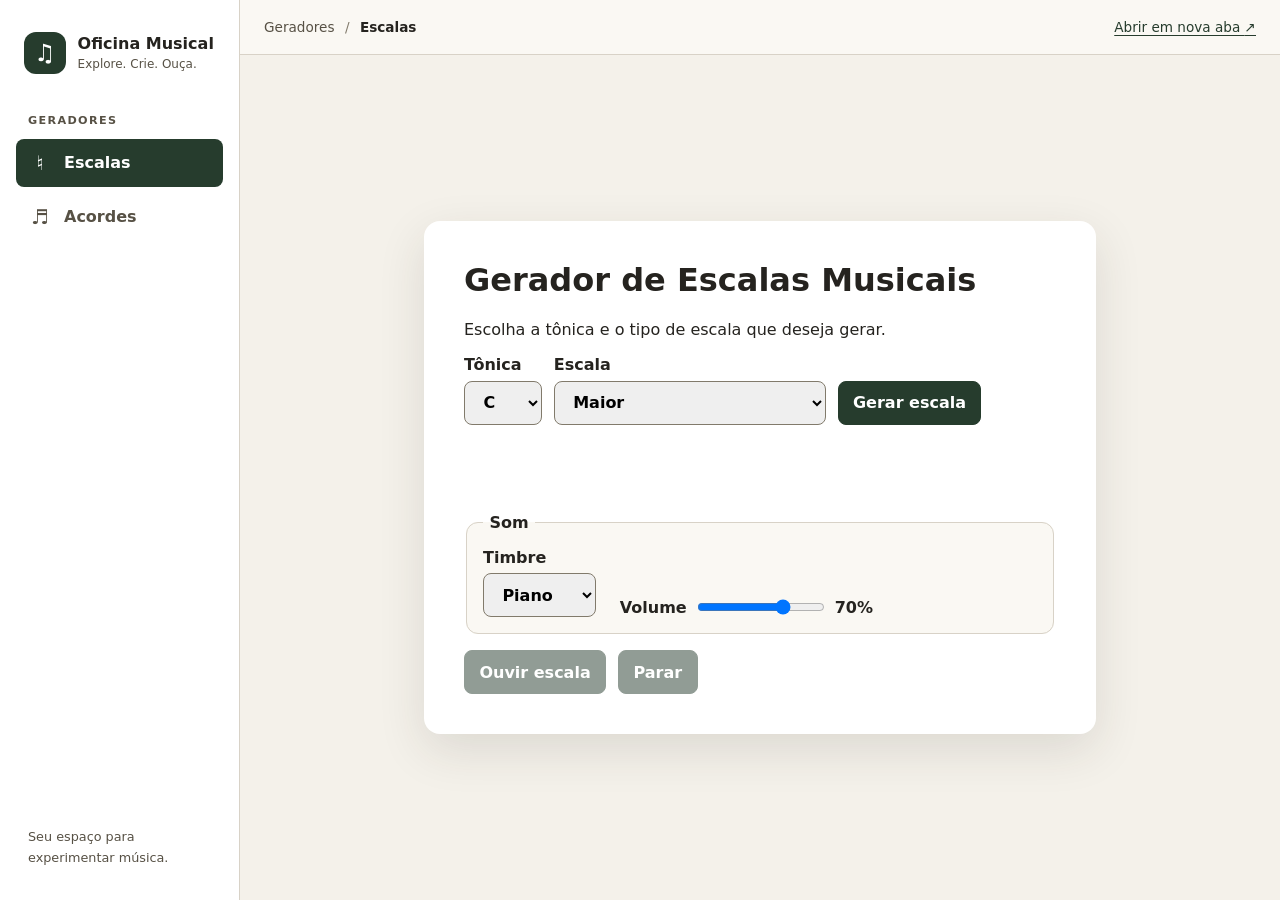
<file: index.html>
<!doctype html>
<html lang="pt-BR">
<head>
    <meta charset="UTF-8">
    <meta name="viewport" content="width=device-width, initial-scale=1">
    <title>Escalas · Oficina Musical</title>
    <link rel="stylesheet" href="./app.css">
    <script src="./app.js" defer></script>
</head>
<body>
    <a class="pular-menu" href="#conteudo">Ir para o gerador</a>
    <aside class="menu-lateral" aria-label="Aplicativos musicais">
        <div class="marca">
            <span class="marca-simbolo" aria-hidden="true">♫</span>
            <div><strong>Oficina Musical</strong><span>Explore. Crie. Ouça.</span></div>
        </div>
        <nav aria-label="Menu principal" id="menu-aplicativos">
            <h2>Geradores</h2>
            <a class="item-menu" href="#escalas" data-aplicativo="escalas" aria-current="page">
                <span class="item-simbolo" aria-hidden="true">♮</span>
                <span>Escalas</span>
            </a>
            <a class="item-menu" href="#acordes" data-aplicativo="acordes">
                <span class="item-simbolo" aria-hidden="true">♬</span>
                <span>Acordes</span>
            </a>
        </nav>
        <p class="nota-menu">Seu espaço para experimentar música.</p>
    </aside>
    <main id="conteudo" tabindex="-1">
        <header class="barra-aplicativo">
            <p><span id="categoria-atual">Geradores</span><span class="separador" aria-hidden="true">/</span><strong id="nome-atual">Escalas</strong></p>
            <a id="abrir-aplicativo" href="./music-scale-generator/index.html" target="_blank" rel="noopener" aria-label="Abrir Escalas em uma nova aba">Abrir em nova aba <span aria-hidden="true">↗</span></a>
        </header>
        <iframe id="aplicativo" name="aplicativo" src="./music-scale-generator/index.html" title="Gerador de escalas musicais"></iframe>
    </main>
</body>
</html>
</file>
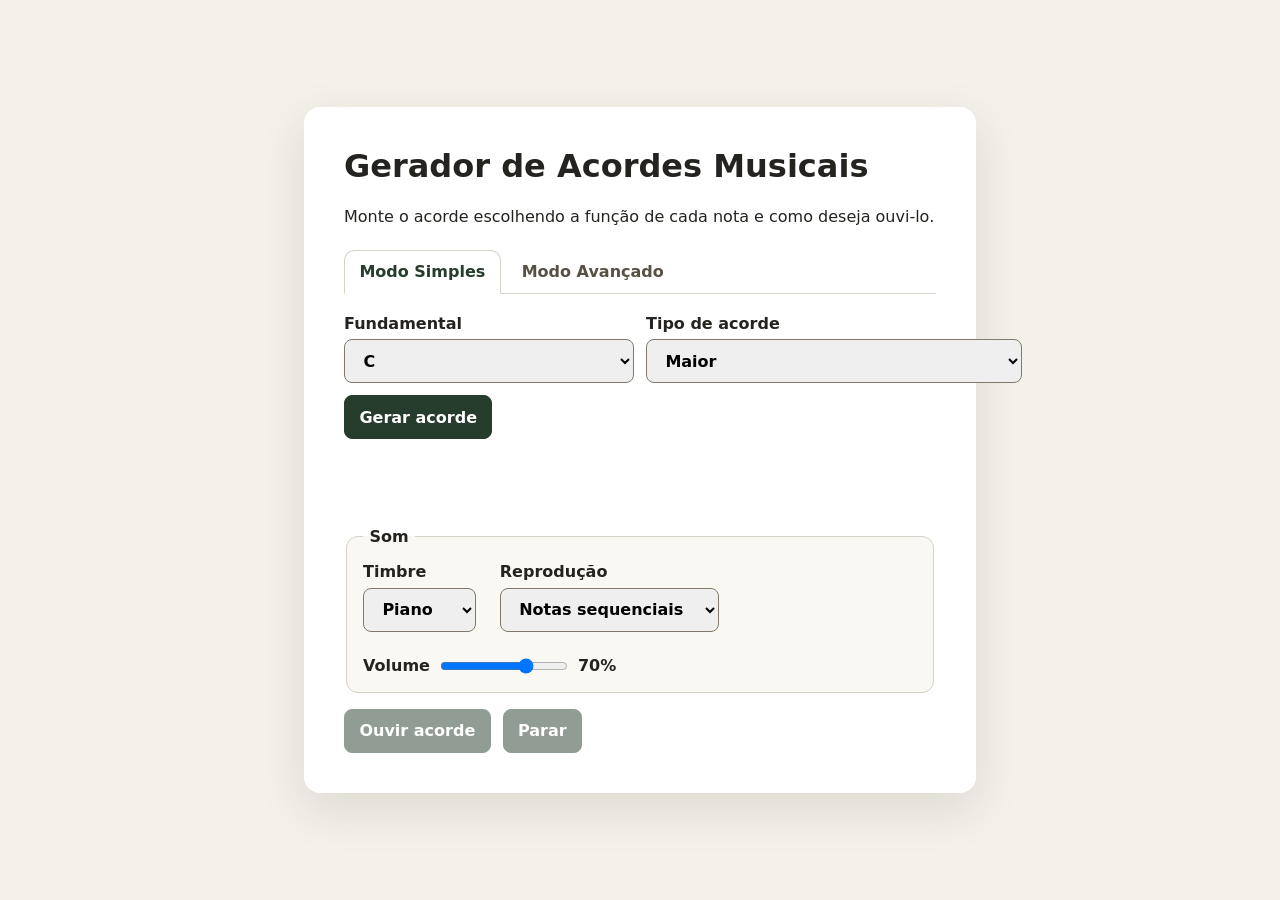
<file: music-chord-generator/index.html>
<!doctype html>
<html lang="pt-BR">
<head>
    <meta charset="UTF-8">
    <meta name="viewport" content="width=device-width, initial-scale=1">
    <title>Gerador de Acordes Musicais</title>
    <style>
        :root {
            color-scheme: light;
            font-family: system-ui, sans-serif;
            background: #f4f1ea;
            color: #25231f;
        }

        body {
            min-height: 100vh;
            margin: 0;
            display: grid;
            place-items: center;
        }

        main {
            width: min(42rem, calc(100% - 2rem));
            box-sizing: border-box;
            padding: 2.5rem;
            border-radius: 1rem;
            background: #fff;
            box-shadow: 0 1rem 3rem rgb(49 43 31 / 12%);
        }

        h1 {
            margin-top: 0;
        }

        form {
            display: grid;
            gap: 0.75rem;
        }

        .abas-modo {
            display: flex;
            gap: 0.35rem;
            margin-top: 1.5rem;
            border-bottom: 1px solid #d8d2c7;
        }

        .aba-modo {
            min-height: 2.75rem;
            margin-bottom: -1px;
            border-color: transparent;
            border-bottom-color: #d8d2c7;
            border-radius: 0.65rem 0.65rem 0 0;
            background: transparent;
            color: #575145;
        }

        .aba-modo:hover {
            background: #f4f1ea;
        }

        .aba-modo[aria-selected="true"] {
            border-color: #d8d2c7;
            border-bottom-color: #fff;
            background: #fff;
            color: #263c2d;
        }

        .aba-modo:focus-visible {
            outline: 3px solid rgb(38 60 45 / 25%);
            outline-offset: 2px;
        }

        .painel-modo {
            padding-top: 1.25rem;
        }

        .painel-modo[hidden] {
            display: none;
        }

        .formulario-simples {
            display: grid;
            grid-template-columns: repeat(auto-fit, minmax(12rem, 1fr));
            gap: 0.75rem;
            align-items: end;
        }

        .formulario-simples button {
            justify-self: start;
        }

        .construtor-acorde {
            display: grid;
            grid-template-columns: repeat(auto-fit, minmax(13rem, 1fr));
            gap: 0.75rem;
        }

        .grupo-notas {
            margin: 0;
            padding: 0.8rem;
            border: 1px solid #d8d2c7;
            border-radius: 0.75rem;
        }

        .grupo-notas legend {
            padding: 0 0.35rem;
            font-weight: 700;
        }

        .grupo-notas label {
            display: flex;
            grid-template-columns: none;
            gap: 0.45rem;
            align-items: center;
            margin: 0.35rem 0;
            font-weight: 400;
        }

        form > button {
            justify-self: start;
        }

        label {
            display: grid;
            gap: 0.4rem;
            font-weight: 600;
        }

        select,
        button {
            min-height: 2.75rem;
            padding: 0.6rem 0.9rem;
            border: 1px solid #817a6b;
            border-radius: 0.5rem;
            font: inherit;
        }

        button {
            cursor: pointer;
            border-color: #263c2d;
            background: #263c2d;
            color: #fff;
            font-weight: 700;
        }

        #resultado {
            min-height: 2rem;
            margin-top: 2rem;
            font-size: clamp(1.1rem, 4vw, 1.5rem);
            font-weight: 700;
            line-height: 1.6;
        }

        .controles-audio {
            display: flex;
            gap: 0.75rem;
            margin-top: 1rem;
            align-items: center;
            flex-wrap: wrap;
        }

        .configuracoes-som {
            margin-top: 1.5rem;
            padding: 1rem;
            border: 1px solid #d8d2c7;
            border-radius: 0.75rem;
            background: #faf8f3;
        }

        .configuracoes-som legend {
            padding: 0 0.4rem;
            font-weight: 700;
        }

        .opcoes-som {
            display: flex;
            gap: 1.5rem;
            align-items: end;
            flex-wrap: wrap;
        }

        .controle-volume {
            display: flex;
            gap: 0.5rem;
            align-items: center;
            font-weight: 600;
        }

        #volume {
            width: 8rem;
        }

        button:disabled {
            cursor: not-allowed;
            opacity: 0.5;
        }

        .erro {
            color: #a12222;
        }
    </style>
</head>
<body>
<main>
    <h1>Gerador de Acordes Musicais</h1>
    <p>Monte o acorde escolhendo a função de cada nota e como deseja ouvi-lo.</p>

    <div class="abas-modo" role="tablist" aria-label="Modo de formação do acorde">
        <button
            id="aba-simples"
            class="aba-modo"
            type="button"
            role="tab"
            aria-selected="true"
            aria-controls="painel-simples"
        >Modo Simples</button>
        <button
            id="aba-avancado"
            class="aba-modo"
            type="button"
            role="tab"
            aria-selected="false"
            aria-controls="painel-avancado"
            tabindex="-1"
        >Modo Avançado</button>
    </div>

    <section
        id="painel-simples"
        class="painel-modo"
        role="tabpanel"
        aria-labelledby="aba-simples"
    >
        <form id="formulario-simples" class="formulario-simples">
            <label for="fundamental-simples">
                Fundamental
                <select id="fundamental-simples" name="tonica">
                    <option>C</option><option>C#</option><option>Cb</option>
                    <option>D</option><option>D#</option><option>Db</option>
                    <option>E</option><option>E#</option><option>Eb</option>
                    <option>F</option><option>F#</option><option>Fb</option>
                    <option>G</option><option>G#</option><option>Gb</option>
                    <option>A</option><option>A#</option><option>Ab</option>
                    <option>B</option><option>B#</option><option>Bb</option>
                </select>
            </label>
            <label for="tipo-acorde-simples">
                Tipo de acorde
                <select id="tipo-acorde-simples" name="tipo">
                    <option value="maior">Maior</option>
                    <option value="menor">Menor (m)</option>
                    <option value="diminuto">Diminuto (dim)</option>
                    <option value="aumentado">Aumentado (aug)</option>
                    <option value="sus2">Suspenso 2 (sus2)</option>
                    <option value="sus4">Suspenso 4 (sus4)</option>
                    <option value="sexta">Maior com 6ª (6)</option>
                    <option value="menor-sexta">Menor com 6ª (m6)</option>
                    <option value="maior-setima">Maior com 7ª maior (maj7)</option>
                    <option value="setima">Dominante com 7ª (7)</option>
                    <option value="menor-setima">Menor com 7ª (m7)</option>
                    <option value="meio-diminuto">Meio-diminuto (m7♭5)</option>
                    <option value="diminuto-setima">Diminuto com 7ª (dim7)</option>
                    <option value="add9">Maior com 9ª adicionada (add9)</option>
                    <option value="menor-add9">Menor com 9ª adicionada (madd9)</option>
                    <option value="maior-nona">Maior com 9ª (maj9)</option>
                    <option value="nona">Dominante com 9ª (9)</option>
                    <option value="menor-nona">Menor com 9ª (m9)</option>
                    <option value="setima-nona-menor">Dominante com 9ª menor (7♭9)</option>
                    <option value="setima-nona-aumentada">Dominante com 9ª aumentada (7♯9)</option>
                </select>
            </label>
            <button type="submit">Gerar acorde</button>
        </form>
    </section>

    <section
        id="painel-avancado"
        class="painel-modo"
        role="tabpanel"
        aria-labelledby="aba-avancado"
        hidden
    >
    <form id="formulario">
        <label for="tonica">
            Fundamental
            <select id="tonica" name="tonica">
                <option>C</option>
                <option>C#</option>
                <option>Cb</option>
                <option>D</option>
                <option>D#</option>
                <option>Db</option>
                <option>E</option>
                <option>E#</option>
                <option>Eb</option>
                <option>F</option>
                <option>F#</option>
                <option>Fb</option>
                <option>G</option>
                <option>G#</option>
                <option>Gb</option>
                <option>A</option>
                <option>A#</option>
                <option>Ab</option>
                <option>B</option>
                <option>B#</option>
                <option>Bb</option>
            </select>
        </label>
        <div class="construtor-acorde">
            <fieldset class="grupo-notas">
                <legend>Terça / suspensão</legend>
                <label><input type="radio" name="terca" value="maior" checked> Maior (3)</label>
                <label><input type="radio" name="terca" value="menor"> Menor (b3)</label>
                <label><input type="radio" name="terca" value="sus2"> Suspensa 2 (sus2)</label>
                <label><input type="radio" name="terca" value="sus4"> Suspensa 4 (sus4)</label>
                <label><input type="radio" name="terca" value="omitida"> Não incluir</label>
            </fieldset>

            <fieldset class="grupo-notas">
                <legend>Quinta</legend>
                <label><input type="radio" name="quinta" value="diminuta"> Diminuta (b5)</label>
                <label><input type="radio" name="quinta" value="justa" checked> Justa (5)</label>
                <label><input type="radio" name="quinta" value="aumentada"> Aumentada (#5)</label>
                <label><input type="radio" name="quinta" value="omitida"> Não incluir</label>
            </fieldset>

            <fieldset class="grupo-notas">
                <legend>Sexta / décima terceira</legend>
                <label><input type="radio" name="sexta" value="omitida" checked> Não incluir</label>
                <label><input type="radio" name="sexta" value="menor"> Sexta menor (b6)</label>
                <label><input type="radio" name="sexta" value="maior"> Sexta maior (6)</label>
                <label><input type="radio" name="sexta" value="b13"> Décima terceira menor (b13)</label>
                <label><input type="radio" name="sexta" value="13"> Décima terceira maior (13)</label>
            </fieldset>

            <fieldset class="grupo-notas">
                <legend>Sétima</legend>
                <label><input type="radio" name="setima" value="omitida" checked> Não incluir</label>
                <label><input type="radio" name="setima" value="diminuta"> Diminuta (bb7)</label>
                <label><input type="radio" name="setima" value="menor"> Menor (b7)</label>
                <label><input type="radio" name="setima" value="maior"> Maior (7M)</label>
            </fieldset>

            <fieldset class="grupo-notas">
                <legend>Nona</legend>
                <label><input type="radio" name="nona" value="omitida" checked> Não incluir</label>
                <label><input type="radio" name="nona" value="menor"> Menor (b9)</label>
                <label><input type="radio" name="nona" value="maior"> Maior (9)</label>
                <label><input type="radio" name="nona" value="aumentada"> Aumentada (#9)</label>
            </fieldset>

            <fieldset class="grupo-notas">
                <legend>Décima primeira</legend>
                <label><input type="radio" name="decimaPrimeira" value="omitida" checked> Não incluir</label>
                <label><input type="radio" name="decimaPrimeira" value="justa"> Justa (11)</label>
                <label><input type="radio" name="decimaPrimeira" value="aumentada"> Aumentada (#11)</label>
            </fieldset>

            <fieldset class="grupo-notas">
                <legend>Fundamental / inversão</legend>
                <label><input type="radio" name="baixo" value="fundamental" checked> Fundamental no baixo</label>
                <label><input type="radio" name="baixo" value="terca"> Terça ou suspensão</label>
                <label><input type="radio" name="baixo" value="quinta"> Quinta</label>
                <label><input type="radio" name="baixo" value="sexta"> Sexta ou 13ª</label>
                <label><input type="radio" name="baixo" value="setima"> Sétima</label>
                <label><input type="radio" name="baixo" value="nona"> Nona</label>
                <label><input type="radio" name="baixo" value="decima-primeira"> Décima primeira</label>
            </fieldset>
        </div>
        <button type="submit">Gerar acorde</button>
    </form>
    </section>

    <div id="resultado" role="status" aria-live="polite"></div>

    <fieldset class="configuracoes-som">
        <legend>Som</legend>
        <div class="opcoes-som">
            <label for="timbre">
                Timbre
                <select id="timbre" name="timbre">
                    <option value="piano">Piano</option>
                    <option value="violino">Violino</option>
                </select>
            </label>
            <label for="modo-reproducao">
                Reprodução
                <select id="modo-reproducao" name="modoReproducao">
                    <option value="sequencial">Notas sequenciais</option>
                    <option value="simultaneo">Notas simultâneas</option>
                </select>
            </label>
            <label class="controle-volume" for="volume">
                Volume
                <input
                    id="volume"
                    type="range"
                    min="0"
                    max="100"
                    value="70"
                    step="1"
                >
                <output id="valor-volume" for="volume">70%</output>
            </label>
        </div>
    </fieldset>

    <div class="controles-audio" aria-label="Controles de reprodução">
        <button id="ouvir" type="button" disabled>Ouvir acorde</button>
        <button id="parar" type="button" disabled>Parar</button>
    </div>
</main>

<script src="./acordes.js"></script>
<script>
    class ReprodutorMusical {
        #contexto;
        #ganhoMestre;
        #volume = 0.7;
        #fontesAtivas = [];

        async iniciarContexto() {
            if (!this.#contexto) {
                this.#contexto = new AudioContext();
                this.#ganhoMestre = this.#contexto.createGain();
                this.#ganhoMestre.gain.value = this.#volume;
                this.#ganhoMestre.connect(this.#contexto.destination);
            }

            if (this.#contexto.state === 'suspended') {
                await this.#contexto.resume();
            }
        }

        definirVolume(volume) {
            this.#volume = Math.min(1, Math.max(0, volume));

            if (this.#ganhoMestre) {
                this.#ganhoMestre.gain.setTargetAtTime(
                    this.#volume,
                    this.#contexto.currentTime,
                    0.01
                );
            }
        }

        async reproduzirSequencia(notas, timbre, duracaoNota = 0.65) {
            await this.iniciarContexto();
            this.parar();

            const inicio = this.#contexto.currentTime;

            notas.forEach((nota, indice) => {
                const instante = inicio + indice * duracaoNota;
                this.#agendarNota(nota.frequencia, instante, duracaoNota * 0.92, timbre);
            });

            return notas.length * duracaoNota;
        }

        async reproduzirSimultaneamente(notas, timbre, duracao = 1.5) {
            await this.iniciarContexto();
            this.parar();

            const inicio = this.#contexto.currentTime;

            notas.forEach((nota) => {
                this.#agendarNota(nota.frequencia, inicio, duracao, timbre);
            });

            return duracao;
        }

        parar() {
            this.#fontesAtivas.forEach((fonte) => {
                try {
                    fonte.stop();
                } catch {
                    // A fonte pode já ter terminado.
                }
            });

            this.#fontesAtivas = [];
        }

        #agendarNota(frequencia, inicio, duracao, timbre = 'piano') {
            if (timbre === 'violino') {
                this.#agendarViolino(frequencia, inicio, duracao);
                return;
            }

            this.#agendarPiano(frequencia, inicio, duracao);
        }

        #agendarPiano(frequencia, inicio, duracao) {
            // Vários parciais e decaimentos diferentes aproximam a riqueza de uma corda percutida.
            const harmonicos = [
                { multiplo: 1, ganho: 0.22, decaimento: 1 },
                { multiplo: 2.01, ganho: 0.10, decaimento: 0.72 },
                { multiplo: 3.03, ganho: 0.055, decaimento: 0.48 },
                { multiplo: 4.08, ganho: 0.025, decaimento: 0.34 }
            ];

            harmonicos.forEach(({ multiplo, ganho, decaimento }) => {
                const oscilador = this.#contexto.createOscillator();
                const envelope = this.#contexto.createGain();
                const fim = inicio + duracao;

                oscilador.type = 'sine';
                oscilador.frequency.setValueAtTime(frequencia * multiplo, inicio);
                envelope.gain.setValueAtTime(0.0001, inicio);
                envelope.gain.exponentialRampToValueAtTime(ganho, inicio + 0.008);
                envelope.gain.exponentialRampToValueAtTime(
                    Math.max(0.0001, ganho * 0.12),
                    inicio + duracao * decaimento
                );
                envelope.gain.exponentialRampToValueAtTime(0.0001, fim);

                oscilador.connect(envelope);
                envelope.connect(this.#ganhoMestre);
                this.#iniciarFonte(oscilador, envelope, inicio, fim);
            });
        }

        #agendarViolino(frequencia, inicio, duracao) {
            const oscilador = this.#contexto.createOscillator();
            const vibrato = this.#contexto.createOscillator();
            const intensidadeVibrato = this.#contexto.createGain();
            const envelope = this.#contexto.createGain();
            const fim = inicio + duracao;

            oscilador.type = 'sawtooth';
            oscilador.frequency.setValueAtTime(frequencia, inicio);
            vibrato.frequency.setValueAtTime(5.4, inicio);
            intensidadeVibrato.gain.setValueAtTime(0, inicio);
            intensidadeVibrato.gain.linearRampToValueAtTime(frequencia * 0.006, inicio + 0.18);
            envelope.gain.setValueAtTime(0.0001, inicio);
            envelope.gain.linearRampToValueAtTime(0.075, inicio + 0.09);
            envelope.gain.setValueAtTime(0.075, Math.max(inicio + 0.09, fim - 0.1));
            envelope.gain.exponentialRampToValueAtTime(0.0001, fim);

            vibrato.connect(intensidadeVibrato);
            intensidadeVibrato.connect(oscilador.frequency);
            oscilador.connect(envelope);
            envelope.connect(this.#ganhoMestre);

            this.#iniciarFonte(oscilador, envelope, inicio, fim);
            this.#iniciarFonte(vibrato, intensidadeVibrato, inicio, fim);
        }

        #iniciarFonte(fonte, noSaida, inicio, fim) {
            fonte.addEventListener('ended', () => {
                fonte.disconnect();
                noSaida.disconnect();
                this.#fontesAtivas = this.#fontesAtivas.filter(
                    (fonteAtiva) => fonteAtiva !== fonte
                );
            });

            this.#fontesAtivas.push(fonte);
            fonte.start(inicio);
            fonte.stop(fim);
        }

    }

    const formulario = document.querySelector('#formulario');
    const formularioSimples = document.querySelector('#formulario-simples');
    const abasModo = [...document.querySelectorAll('[role="tab"]')];
    const tonica = document.querySelector('#tonica');
    const resultado = document.querySelector('#resultado');
    const seletorTimbre = document.querySelector('#timbre');
    const seletorModoReproducao = document.querySelector('#modo-reproducao');
    const botaoOuvir = document.querySelector('#ouvir');
    const botaoParar = document.querySelector('#parar');
    const controleVolume = document.querySelector('#volume');
    const valorVolume = document.querySelector('#valor-volume');
    const reprodutor = new ReprodutorMusical();

    let notasAtuais = [];
    let temporizadorReproducao;

    const configuracoesSimples = {
        maior: { terca: 'maior', quinta: 'justa' },
        menor: { terca: 'menor', quinta: 'justa' },
        diminuto: { terca: 'menor', quinta: 'diminuta' },
        aumentado: { terca: 'maior', quinta: 'aumentada' },
        sus2: { terca: 'sus2', quinta: 'justa' },
        sus4: { terca: 'sus4', quinta: 'justa' },
        sexta: { terca: 'maior', quinta: 'justa', sexta: 'maior' },
        'menor-sexta': { terca: 'menor', quinta: 'justa', sexta: 'maior' },
        'maior-setima': { terca: 'maior', quinta: 'justa', setima: 'maior' },
        setima: { terca: 'maior', quinta: 'justa', setima: 'menor' },
        'menor-setima': { terca: 'menor', quinta: 'justa', setima: 'menor' },
        'meio-diminuto': { terca: 'menor', quinta: 'diminuta', setima: 'menor' },
        'diminuto-setima': { terca: 'menor', quinta: 'diminuta', setima: 'diminuta' },
        add9: { terca: 'maior', quinta: 'justa', nona: 'maior' },
        'menor-add9': { terca: 'menor', quinta: 'justa', nona: 'maior' },
        'maior-nona': { terca: 'maior', quinta: 'justa', setima: 'maior', nona: 'maior' },
        nona: { terca: 'maior', quinta: 'justa', setima: 'menor', nona: 'maior' },
        'menor-nona': { terca: 'menor', quinta: 'justa', setima: 'menor', nona: 'maior' },
        'setima-nona-menor': { terca: 'maior', quinta: 'justa', setima: 'menor', nona: 'menor' },
        'setima-nona-aumentada': { terca: 'maior', quinta: 'justa', setima: 'menor', nona: 'aumentada' }
    };

    function selecionarAba(abaSelecionada) {
        abasModo.forEach((aba) => {
            const selecionada = aba === abaSelecionada;
            const painel = document.querySelector(`#${aba.getAttribute('aria-controls')}`);

            aba.setAttribute('aria-selected', String(selecionada));
            aba.tabIndex = selecionada ? 0 : -1;
            painel.hidden = !selecionada;
        });
    }

    abasModo.forEach((aba, indice) => {
        aba.addEventListener('click', () => selecionarAba(aba));
        aba.addEventListener('keydown', (evento) => {
            if (!['ArrowLeft', 'ArrowRight'].includes(evento.key)) {
                return;
            }

            evento.preventDefault();
            const deslocamento = evento.key === 'ArrowRight' ? 1 : -1;
            const proximoIndice = (indice + deslocamento + abasModo.length) % abasModo.length;
            selecionarAba(abasModo[proximoIndice]);
            abasModo[proximoIndice].focus();
        });
    });

    function atualizarInversoesDisponiveis() {
        const componentes = {
            terca: 'terca',
            quinta: 'quinta',
            sexta: 'sexta',
            setima: 'setima',
            nona: 'nona',
            'decima-primeira': 'decimaPrimeira'
        };

        Object.entries(componentes).forEach(([baixo, grupo]) => {
            const escolha = formulario.querySelector(`input[name="${grupo}"]:checked`);
            const inversao = formulario.querySelector(`input[name="baixo"][value="${baixo}"]`);
            inversao.disabled = escolha.value === 'omitida';
            if (inversao.disabled && inversao.checked) {
                formulario.querySelector('input[name="baixo"][value="fundamental"]').checked = true;
            }
        });
    }

    formulario.addEventListener('change', atualizarInversoesDisponiveis);
    atualizarInversoesDisponiveis();

    controleVolume.addEventListener('input', () => {
        const percentual = Number(controleVolume.value);
        valorVolume.value = `${percentual}%`;
        reprodutor.definirVolume(percentual / 100);
    });

    function gerarAcorde(parametros) {
        reprodutor.parar();
        clearTimeout(temporizadorReproducao);

        notasAtuais = [];
        botaoOuvir.disabled = true;
        botaoOuvir.textContent = 'Ouvir acorde';
        botaoParar.disabled = true;
        resultado.classList.remove('erro');
        resultado.textContent = 'Gerando…';

        try {
            const acorde = Acordes.gerar(parametros);
            notasAtuais = acorde.notas;
            resultado.textContent = `${acorde.cifra}: ${notasAtuais
                .map((nota) => nota.nome)
                .join(' - ')}`;
            botaoOuvir.disabled = false;
        } catch (erro) {
            resultado.classList.add('erro');
            resultado.textContent = erro.message;
        }
    }

    formulario.addEventListener('submit', (evento) => {
        evento.preventDefault();
        gerarAcorde(Object.fromEntries(new FormData(formulario)));
    });

    formularioSimples.addEventListener('submit', (evento) => {
        evento.preventDefault();
        const dados = new FormData(formularioSimples);
        const tipo = dados.get('tipo');
        const parametros = {
            tonica: dados.get('tonica'),
            ...configuracoesSimples[tipo]
        };
        gerarAcorde(parametros);
    });

    botaoOuvir.addEventListener('click', async () => {
        if (notasAtuais.length === 0) {
            return;
        }

        clearTimeout(temporizadorReproducao);
        botaoOuvir.disabled = true;
        botaoOuvir.textContent = 'Tocando…';
        botaoParar.disabled = false;

        try {
            const simultaneo = seletorModoReproducao.value === 'simultaneo';
            const duracao = simultaneo
                ? await reprodutor.reproduzirSimultaneamente(
                    notasAtuais,
                    seletorTimbre.value
                )
                : await reprodutor.reproduzirSequencia(
                    notasAtuais,
                    seletorTimbre.value
                );

            temporizadorReproducao = setTimeout(() => {
                botaoOuvir.disabled = false;
                botaoOuvir.textContent = 'Ouvir novamente';
                botaoParar.disabled = true;
            }, duracao * 1000);
        } catch {
            botaoOuvir.disabled = false;
            botaoOuvir.textContent = 'Ouvir acorde';
            botaoParar.disabled = true;
            resultado.classList.add('erro');
            resultado.textContent = 'Não foi possível reproduzir o acorde.';
        }
    });

    botaoParar.addEventListener('click', () => {
        clearTimeout(temporizadorReproducao);
        reprodutor.parar();
        botaoOuvir.disabled = false;
        botaoOuvir.textContent = 'Ouvir novamente';
        botaoParar.disabled = true;
    });
</script>
</body>
</html>
</file>
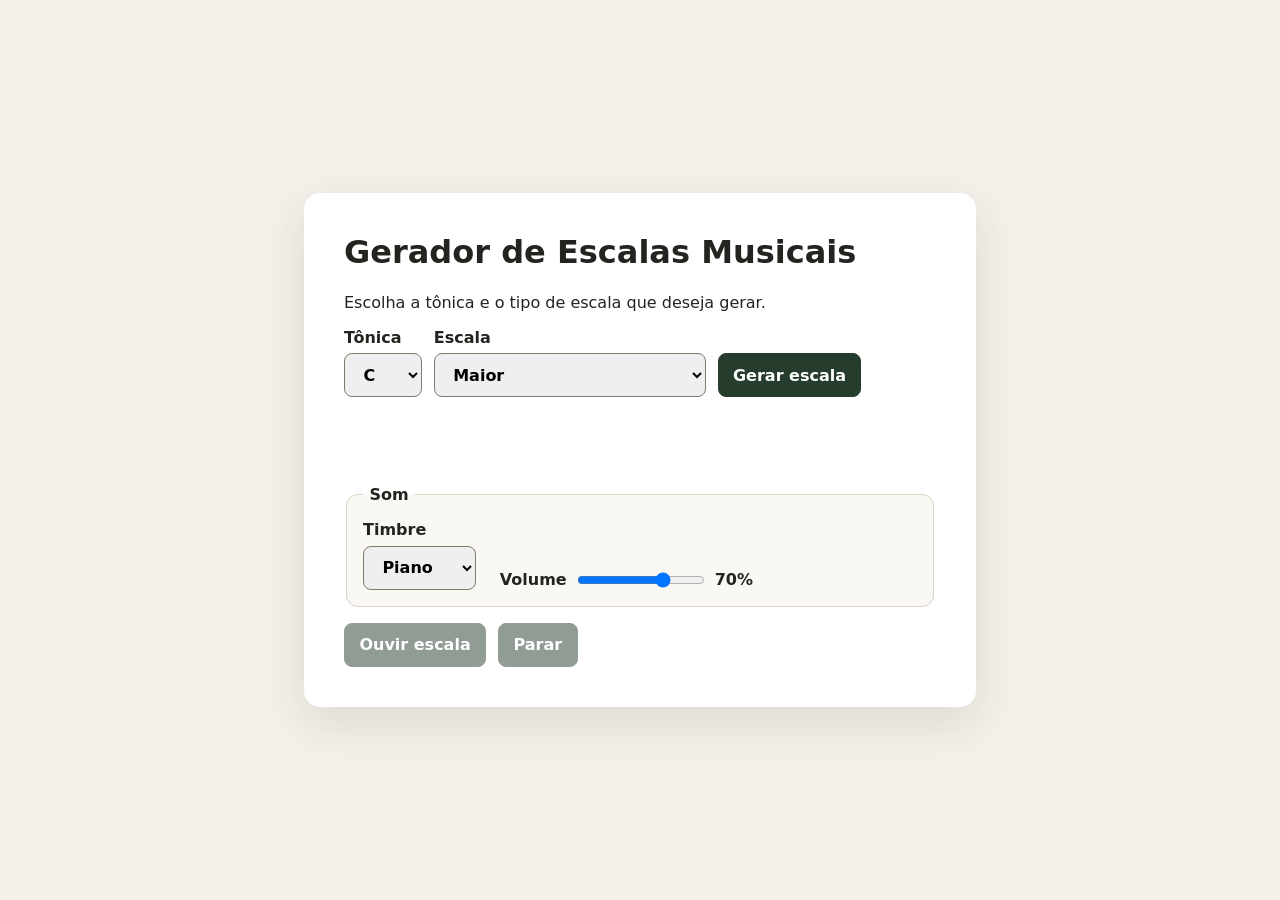
<file: music-scale-generator/index.html>
<!doctype html>
<html lang="pt-BR">
<head>
    <meta charset="UTF-8">
    <meta name="viewport" content="width=device-width, initial-scale=1">
    <title>Gerador de Escalas Musicais</title>
    <style>
        :root {
            color-scheme: light;
            font-family: system-ui, sans-serif;
            background: #f4f1ea;
            color: #25231f;
        }

        body {
            min-height: 100vh;
            margin: 0;
            display: grid;
            place-items: center;
        }

        main {
            width: min(42rem, calc(100% - 2rem));
            box-sizing: border-box;
            padding: 2.5rem;
            border-radius: 1rem;
            background: #fff;
            box-shadow: 0 1rem 3rem rgb(49 43 31 / 12%);
        }

        h1 {
            margin-top: 0;
        }

        form {
            display: flex;
            gap: 0.75rem;
            align-items: end;
            flex-wrap: wrap;
        }

        label {
            display: grid;
            gap: 0.4rem;
            font-weight: 600;
        }

        select,
        button {
            min-height: 2.75rem;
            padding: 0.6rem 0.9rem;
            border: 1px solid #817a6b;
            border-radius: 0.5rem;
            font: inherit;
        }

        button {
            cursor: pointer;
            border-color: #263c2d;
            background: #263c2d;
            color: #fff;
            font-weight: 700;
        }

        #resultado {
            min-height: 2rem;
            margin-top: 2rem;
            font-size: clamp(1.1rem, 4vw, 1.5rem);
            font-weight: 700;
            line-height: 1.6;
        }

        .controles-audio {
            display: flex;
            gap: 0.75rem;
            margin-top: 1rem;
            align-items: center;
            flex-wrap: wrap;
        }

        .configuracoes-som {
            margin-top: 1.5rem;
            padding: 1rem;
            border: 1px solid #d8d2c7;
            border-radius: 0.75rem;
            background: #faf8f3;
        }

        .configuracoes-som legend {
            padding: 0 0.4rem;
            font-weight: 700;
        }

        .opcoes-som {
            display: flex;
            gap: 1.5rem;
            align-items: end;
            flex-wrap: wrap;
        }

        .controle-volume {
            display: flex;
            gap: 0.5rem;
            align-items: center;
            font-weight: 600;
        }

        #volume {
            width: 8rem;
        }

        button:disabled {
            cursor: not-allowed;
            opacity: 0.5;
        }

        .erro {
            color: #a12222;
        }
    </style>
</head>
<body>
<main>
    <h1>Gerador de Escalas Musicais</h1>
    <p>Escolha a tônica e o tipo de escala que deseja gerar.</p>

    <form id="formulario">
        <label for="tonica">
            Tônica
            <select id="tonica" name="tonica">
                <option>C</option>
                <option>C#</option>
                <option>Cb</option>
                <option>D</option>
                <option>D#</option>
                <option>Db</option>
                <option>E</option>
                <option>E#</option>
                <option>Eb</option>
                <option>F</option>
                <option>F#</option>
                <option>Fb</option>
                <option>G</option>
                <option>G#</option>
                <option>Gb</option>
                <option>A</option>
                <option>A#</option>
                <option>Ab</option>
                <option>B</option>
                <option>B#</option>
                <option>Bb</option>
            </select>
        </label>
        <label for="tipo-escala">
            Escala
            <select id="tipo-escala" name="tipoEscala">
                <option value="maior" selected>Maior</option>
            </select>
        </label>
        <button type="submit">Gerar escala</button>
    </form>

    <div id="resultado" role="status" aria-live="polite"></div>

    <fieldset class="configuracoes-som">
        <legend>Som</legend>
        <div class="opcoes-som">
            <label for="timbre">
                Timbre
                <select id="timbre" name="timbre">
                    <option value="piano">Piano</option>
                    <option value="violino">Violino</option>
                </select>
            </label>
            <label class="controle-volume" for="volume">
                Volume
                <input
                    id="volume"
                    type="range"
                    min="0"
                    max="100"
                    value="70"
                    step="1"
                >
                <output id="valor-volume" for="volume">70%</output>
            </label>
        </div>
    </fieldset>

    <div class="controles-audio" aria-label="Controles de reprodução">
        <button id="ouvir" type="button" disabled>Ouvir escala</button>
        <button id="parar" type="button" disabled>Parar</button>
    </div>
</main>

<script src="./escalas.js"></script>
<script>
    class ReprodutorMusical {
        #contexto;
        #ganhoMestre;
        #volume = 0.7;
        #fontesAtivas = [];

        async iniciarContexto() {
            if (!this.#contexto) {
                this.#contexto = new AudioContext();
                this.#ganhoMestre = this.#contexto.createGain();
                this.#ganhoMestre.gain.value = this.#volume;
                this.#ganhoMestre.connect(this.#contexto.destination);
            }

            if (this.#contexto.state === 'suspended') {
                await this.#contexto.resume();
            }
        }

        definirVolume(volume) {
            this.#volume = Math.min(1, Math.max(0, volume));

            if (this.#ganhoMestre) {
                this.#ganhoMestre.gain.setTargetAtTime(
                    this.#volume,
                    this.#contexto.currentTime,
                    0.01
                );
            }
        }

        async reproduzirSequencia(notas, timbre, duracaoNota = 0.65) {
            await this.iniciarContexto();
            this.parar();

            const inicio = this.#contexto.currentTime;

            notas.forEach((nota, indice) => {
                const instante = inicio + indice * duracaoNota;
                this.#agendarNota(nota.frequencia, instante, duracaoNota * 0.92, timbre);
            });

            return notas.length * duracaoNota;
        }

        async reproduzirSimultaneamente(notas, duracao = 1.5) {
            await this.iniciarContexto();
            this.parar();

            const inicio = this.#contexto.currentTime;

            notas.forEach((nota) => {
                this.#agendarNota(nota.frequencia, inicio, duracao);
            });

            return duracao;
        }

        parar() {
            this.#fontesAtivas.forEach((fonte) => {
                try {
                    fonte.stop();
                } catch {
                    // A fonte pode já ter terminado.
                }
            });

            this.#fontesAtivas = [];
        }

        #agendarNota(frequencia, inicio, duracao, timbre = 'piano') {
            if (timbre === 'violino') {
                this.#agendarViolino(frequencia, inicio, duracao);
                return;
            }

            this.#agendarPiano(frequencia, inicio, duracao);
        }

        #agendarPiano(frequencia, inicio, duracao) {
            // Vários parciais e decaimentos diferentes aproximam a riqueza de uma corda percutida.
            const harmonicos = [
                { multiplo: 1, ganho: 0.22, decaimento: 1 },
                { multiplo: 2.01, ganho: 0.10, decaimento: 0.72 },
                { multiplo: 3.03, ganho: 0.055, decaimento: 0.48 },
                { multiplo: 4.08, ganho: 0.025, decaimento: 0.34 }
            ];

            harmonicos.forEach(({ multiplo, ganho, decaimento }) => {
                const oscilador = this.#contexto.createOscillator();
                const envelope = this.#contexto.createGain();
                const fim = inicio + duracao;

                oscilador.type = 'sine';
                oscilador.frequency.setValueAtTime(frequencia * multiplo, inicio);
                envelope.gain.setValueAtTime(0.0001, inicio);
                envelope.gain.exponentialRampToValueAtTime(ganho, inicio + 0.008);
                envelope.gain.exponentialRampToValueAtTime(
                    Math.max(0.0001, ganho * 0.12),
                    inicio + duracao * decaimento
                );
                envelope.gain.exponentialRampToValueAtTime(0.0001, fim);

                oscilador.connect(envelope);
                envelope.connect(this.#ganhoMestre);
                this.#iniciarFonte(oscilador, envelope, inicio, fim);
            });
        }

        #agendarViolino(frequencia, inicio, duracao) {
            const oscilador = this.#contexto.createOscillator();
            const vibrato = this.#contexto.createOscillator();
            const intensidadeVibrato = this.#contexto.createGain();
            const envelope = this.#contexto.createGain();
            const fim = inicio + duracao;

            oscilador.type = 'sawtooth';
            oscilador.frequency.setValueAtTime(frequencia, inicio);
            vibrato.frequency.setValueAtTime(5.4, inicio);
            intensidadeVibrato.gain.setValueAtTime(0, inicio);
            intensidadeVibrato.gain.linearRampToValueAtTime(frequencia * 0.006, inicio + 0.18);
            envelope.gain.setValueAtTime(0.0001, inicio);
            envelope.gain.linearRampToValueAtTime(0.075, inicio + 0.09);
            envelope.gain.setValueAtTime(0.075, Math.max(inicio + 0.09, fim - 0.1));
            envelope.gain.exponentialRampToValueAtTime(0.0001, fim);

            vibrato.connect(intensidadeVibrato);
            intensidadeVibrato.connect(oscilador.frequency);
            oscilador.connect(envelope);
            envelope.connect(this.#ganhoMestre);

            this.#iniciarFonte(oscilador, envelope, inicio, fim);
            this.#iniciarFonte(vibrato, intensidadeVibrato, inicio, fim);
        }

        #iniciarFonte(fonte, noSaida, inicio, fim) {
            fonte.addEventListener('ended', () => {
                fonte.disconnect();
                noSaida.disconnect();
                this.#fontesAtivas = this.#fontesAtivas.filter(
                    (fonteAtiva) => fonteAtiva !== fonte
                );
            });

            this.#fontesAtivas.push(fonte);
            fonte.start(inicio);
            fonte.stop(fim);
        }

    }

    const formulario = document.querySelector('#formulario');
    const tonica = document.querySelector('#tonica');
    const tipoEscala = document.querySelector('#tipo-escala');
    const resultado = document.querySelector('#resultado');
    const seletorTimbre = document.querySelector('#timbre');
    const botaoOuvir = document.querySelector('#ouvir');
    const botaoParar = document.querySelector('#parar');
    const controleVolume = document.querySelector('#volume');
    const valorVolume = document.querySelector('#valor-volume');
    const reprodutor = new ReprodutorMusical();

    let notasAtuais = [];
    let temporizadorReproducao;

    function carregarTiposDeEscala() {
        tipoEscala.replaceChildren(...Escalas.listarTipos().map((tipo) => {
            const opcao = document.createElement('option');
            opcao.value = tipo.id;
            opcao.textContent = tipo.nome;
            return opcao;
        }));
    }

    carregarTiposDeEscala();

    controleVolume.addEventListener('input', () => {
        const percentual = Number(controleVolume.value);
        valorVolume.value = `${percentual}%`;
        reprodutor.definirVolume(percentual / 100);
    });

    formulario.addEventListener('submit', (evento) => {
        evento.preventDefault();
        reprodutor.parar();
        clearTimeout(temporizadorReproducao);

        notasAtuais = [];
        botaoOuvir.disabled = true;
        botaoOuvir.textContent = 'Ouvir escala';
        botaoParar.disabled = true;
        resultado.classList.remove('erro');
        resultado.textContent = 'Gerando…';

        try {
            const escala = Escalas.gerar(tipoEscala.value, tonica.value);
            notasAtuais = escala.notas;
            resultado.textContent = notasAtuais
                .map((nota) => nota.nome)
                .join(' - ');
            botaoOuvir.disabled = false;
        } catch (erro) {
            resultado.classList.add('erro');
            resultado.textContent = erro.message;
        }
    });

    botaoOuvir.addEventListener('click', async () => {
        if (notasAtuais.length === 0) {
            return;
        }

        clearTimeout(temporizadorReproducao);
        botaoOuvir.disabled = true;
        botaoOuvir.textContent = 'Tocando…';
        botaoParar.disabled = false;

        try {
            const duracao = await reprodutor.reproduzirSequencia(
                notasAtuais,
                seletorTimbre.value
            );

            temporizadorReproducao = setTimeout(() => {
                botaoOuvir.disabled = false;
                botaoOuvir.textContent = 'Ouvir novamente';
                botaoParar.disabled = true;
            }, duracao * 1000);
        } catch {
            botaoOuvir.disabled = false;
            botaoOuvir.textContent = 'Ouvir escala';
            botaoParar.disabled = true;
            resultado.classList.add('erro');
            resultado.textContent = 'Não foi possível reproduzir a escala.';
        }
    });

    botaoParar.addEventListener('click', () => {
        clearTimeout(temporizadorReproducao);
        reprodutor.parar();
        botaoOuvir.disabled = false;
        botaoOuvir.textContent = 'Ouvir novamente';
        botaoParar.disabled = true;
    });
</script>
</body>
</html>
</file>
<file: app.css>
:root {
    color-scheme: light;
    font-family: system-ui, sans-serif;
    background: #f4f1ea;
    color: #25231f;
}

* { box-sizing: border-box; }
body { margin: 0; display: grid; grid-template-columns: 15rem minmax(0, 1fr); height: 100vh; height: 100dvh; }
a { color: inherit; }
a:focus-visible { outline: 3px solid #817a6b; outline-offset: 3px; }
.menu-lateral { display: flex; flex-direction: column; padding: 2rem 1rem; background: #fff; border-right: 1px solid #d8d2c7; min-height: 0; overflow-y: auto; }
.marca { display: flex; gap: .75rem; align-items: center; padding: 0 .5rem 2.5rem; }
.marca-simbolo { display: grid; place-items: center; flex-shrink: 0; width: 2.6rem; height: 2.6rem; border-radius: .75rem; background: #263c2d; color: white; font-size: 1.5rem; }
.marca strong { display: block; font-size: 1rem; }
.marca div > span { display: block; margin-top: .25rem; color: #575145; font-size: .75rem; }
nav h2 { margin: 1.5rem .75rem .75rem; color: #575145; font-size: .7rem; text-transform: uppercase; letter-spacing: .12em; }
nav h2:first-child { margin-top: 0; }
.item-menu { display: flex; align-items: center; gap: .75rem; min-height: 3rem; padding: .75rem; margin-bottom: .4rem; border-radius: .5rem; text-decoration: none; font-weight: 600; color: #575145; }
.item-menu:hover { background: #f4f1ea; }
.item-menu[aria-current="page"] { background: #263c2d; color: #fff; }
.item-simbolo { width: 1.5rem; text-align: center; font-size: 1.25rem; }
.nota-menu { margin: auto .75rem 0; padding-top: 2rem; font-size: .8rem; line-height: 1.6; color: #575145; }
main { display: flex; flex-direction: column; min-width: 0; min-height: 0; }
.barra-aplicativo { display: flex; justify-content: space-between; align-items: center; gap: 1rem; padding: .8rem 1.5rem; border-bottom: 1px solid #d8d2c7; background: #faf8f3; font-size: .85rem; }
.barra-aplicativo p { margin: 0; }
.barra-aplicativo a { color: #263c2d; text-underline-offset: .2em; padding: .4rem 0; }
#categoria-atual { color: #575145; }
.separador { padding: 0 .65rem; color: #817a6b; }
iframe { display: block; width: 100%; flex: 1; min-height: 0; border: 0; background: #f4f1ea; }
.pular-menu { position: fixed; top: .5rem; left: .5rem; z-index: 2; transform: translateY(-200%); padding: .75rem 1rem; border-radius: .5rem; background: #263c2d; color: #fff; }
.pular-menu:focus { transform: none; }

@media (max-width: 700px) {
    body { grid-template-columns: minmax(0, 1fr); grid-template-rows: auto minmax(0, 1fr); }
    .menu-lateral { padding: .75rem 1rem; border-right: 0; border-bottom: 1px solid #d8d2c7; max-height: 40dvh; }
    .marca { padding: 0 0 .75rem; }
    .marca div > span, .nota-menu { display: none; }
    nav { display: flex; gap: .5rem; overflow-x: auto; padding: .25rem; }
    nav h2 { display: none; }
    .item-menu { flex-shrink: 0; margin: 0; min-height: 2.75rem; padding: .5rem .75rem; }
    .barra-aplicativo { padding: .5rem 1rem; font-size: .75rem; }
}
</file>
